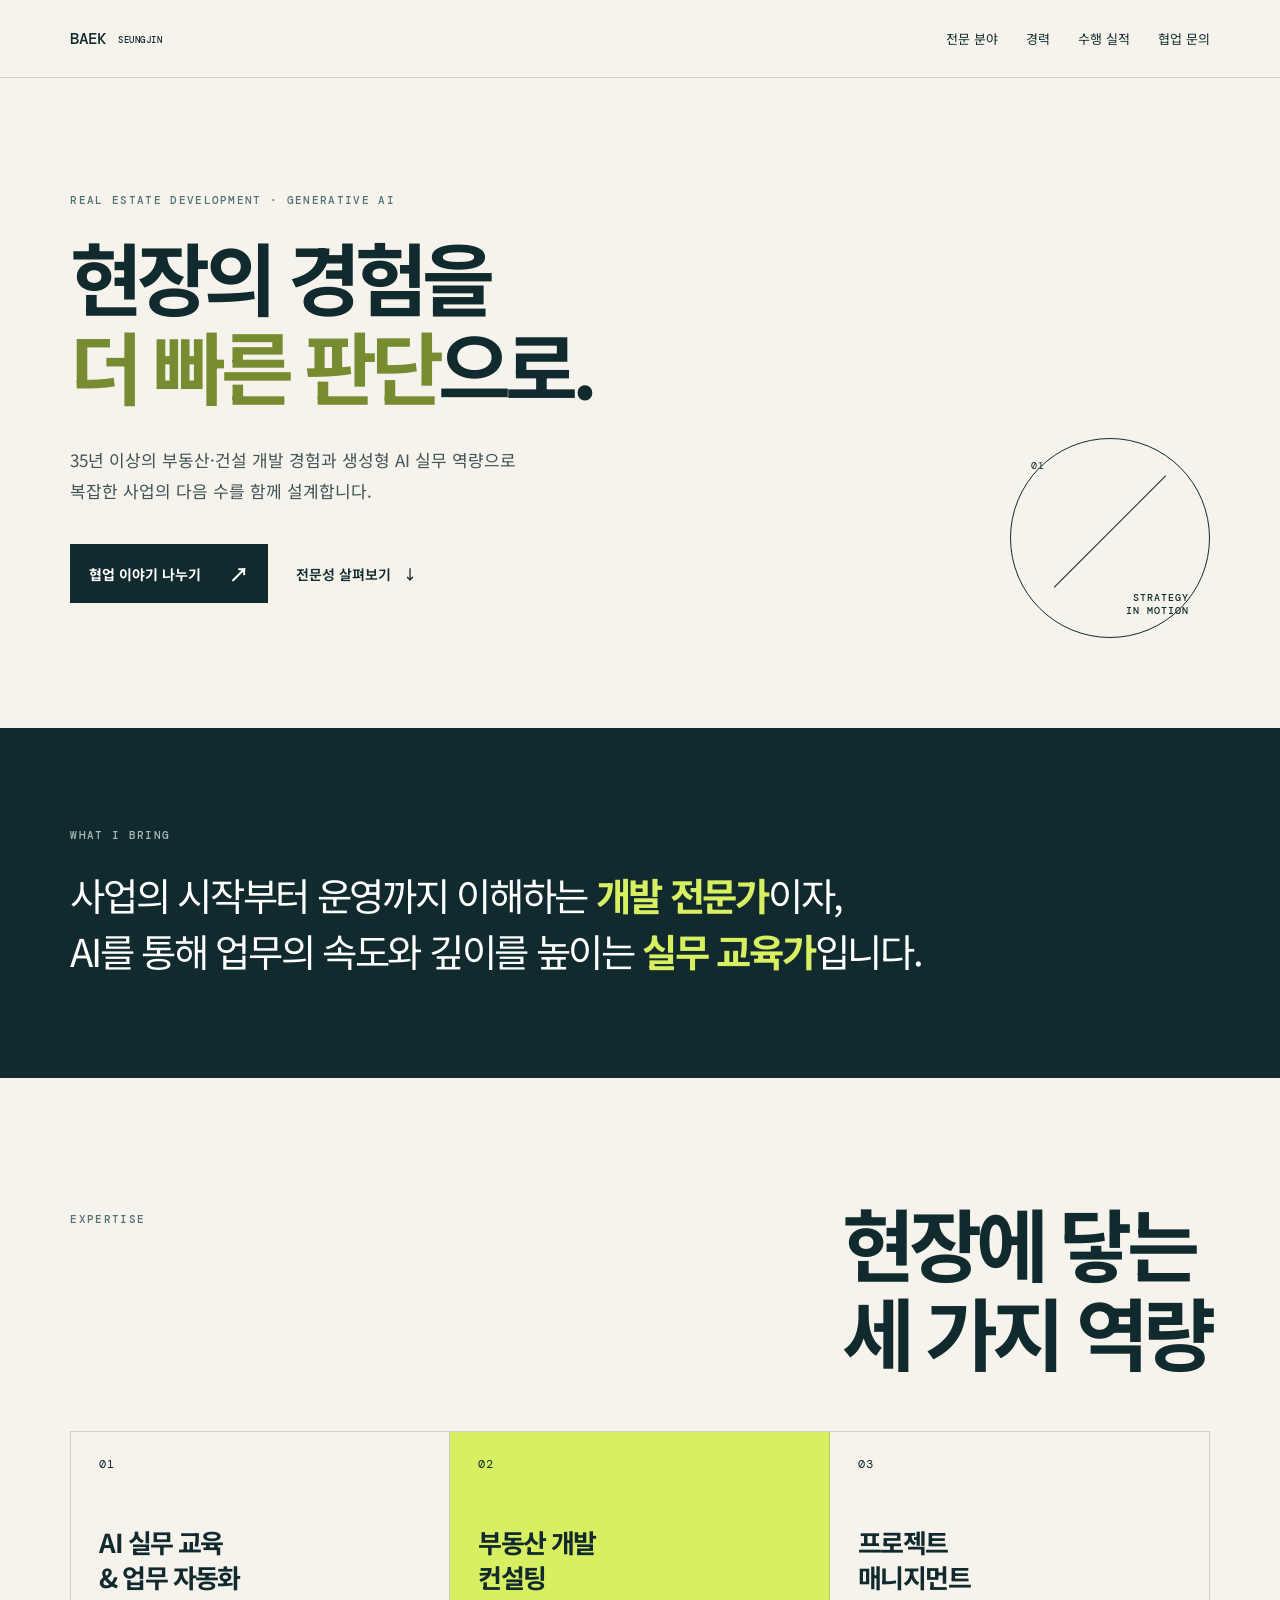
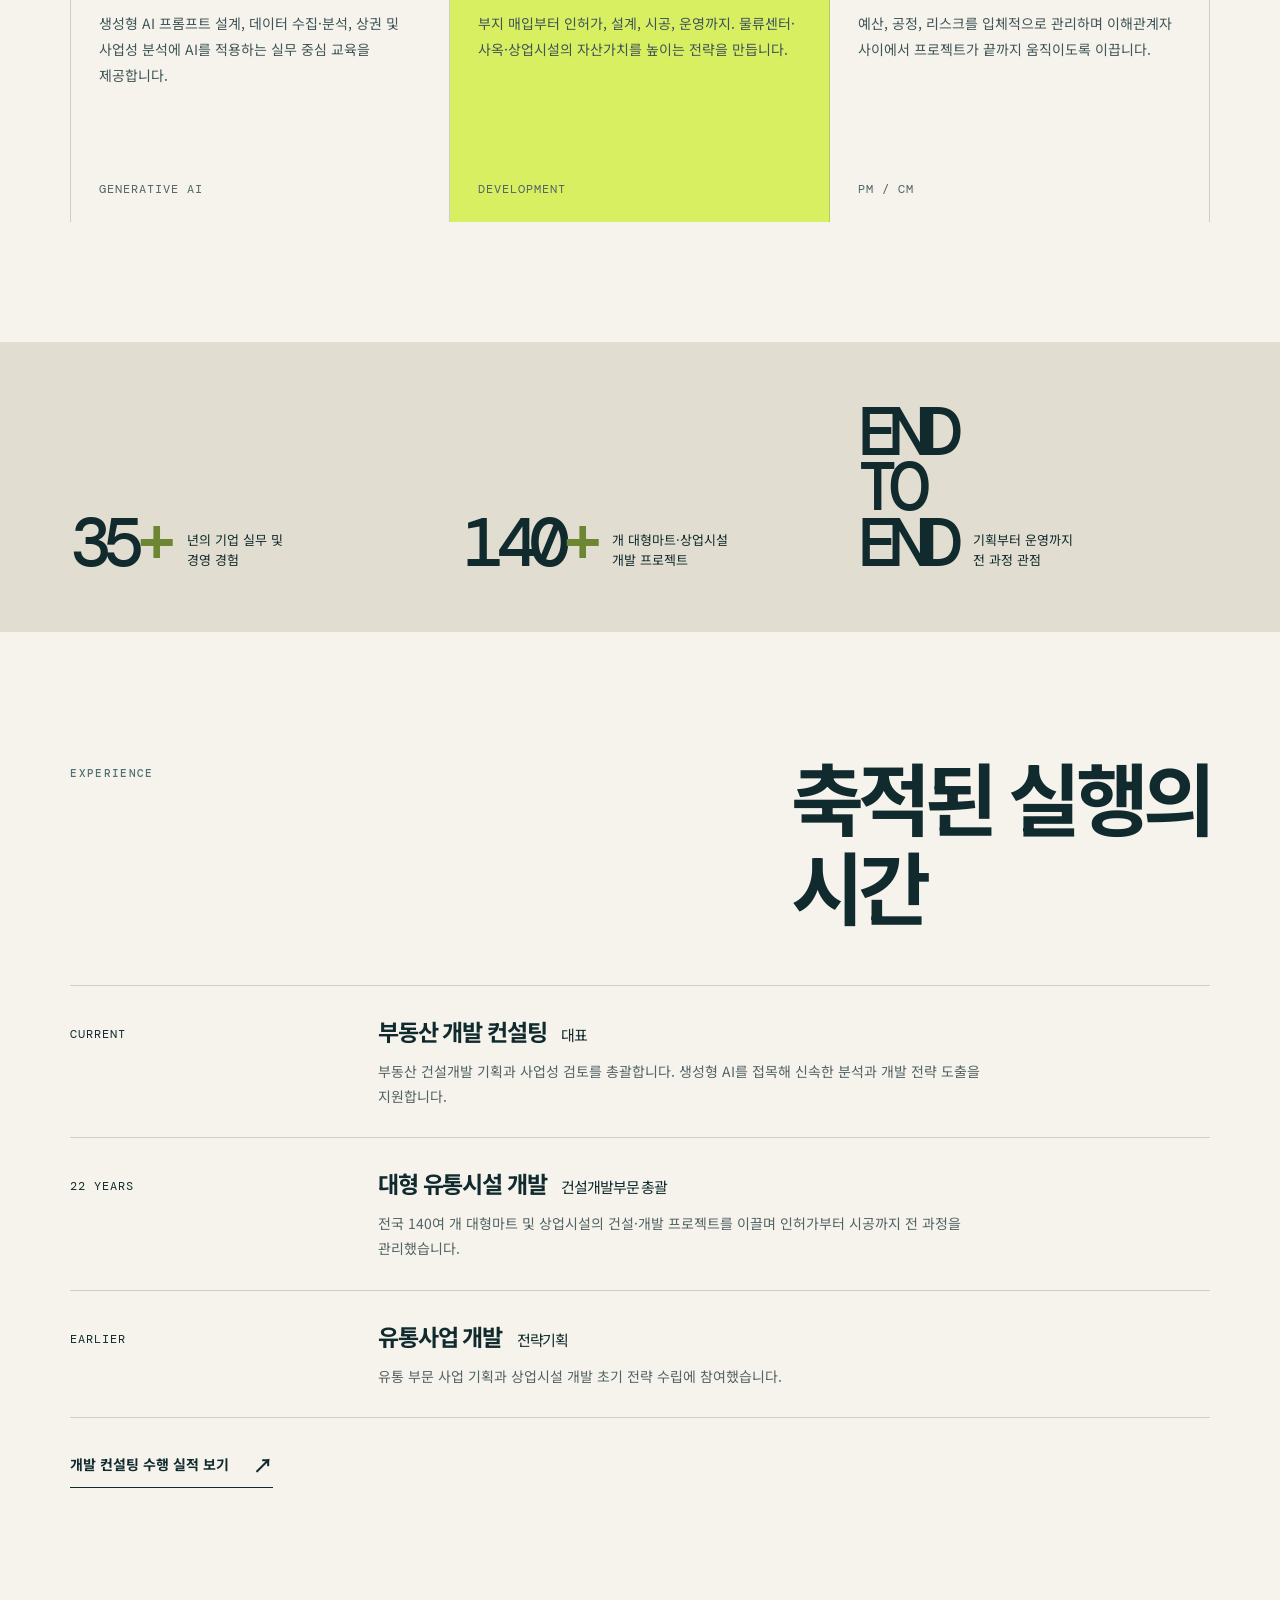
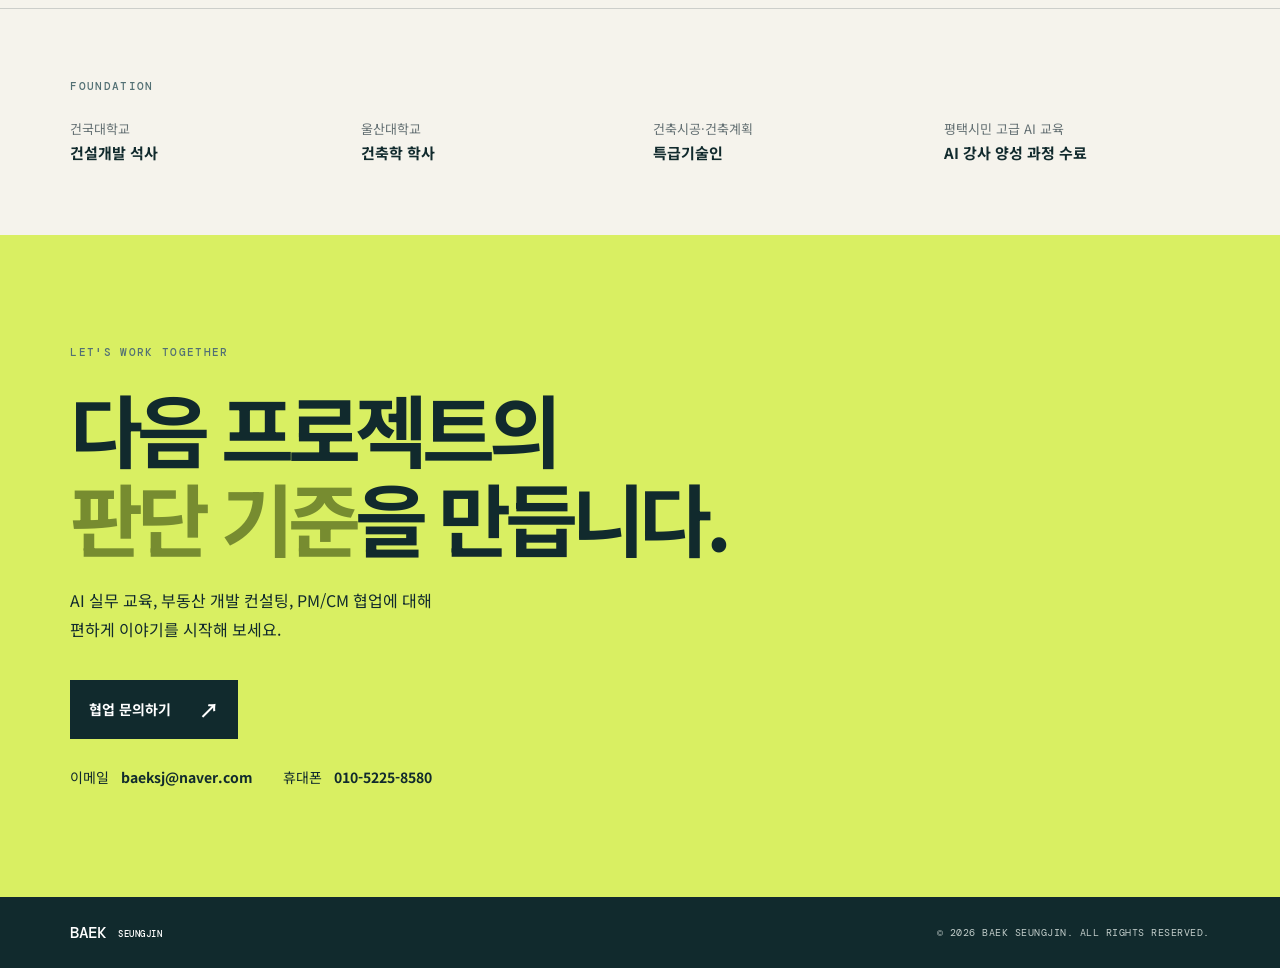
<file: index.html>
<!doctype html>
<html lang="ko">
<head>
  <meta charset="UTF-8" />
  <meta name="viewport" content="width=device-width, initial-scale=1.0" />
  <meta name="description" content="백승진 | 생성형 AI 실무 교육과 부동산 개발·건설 PM 컨설팅" />
  <title>백승진 | AI × 부동산 개발 전략</title>
  <link rel="preconnect" href="https://fonts.googleapis.com" />
  <link rel="preconnect" href="https://fonts.gstatic.com" crossorigin />
  <link href="https://fonts.googleapis.com/css2?family=DM+Mono:wght@400;500&family=Noto+Sans+KR:wght@400;500;600;700;800&display=swap" rel="stylesheet" />
  <link rel="stylesheet" href="styles.css" />
</head>
<body>
  <header class="nav">
    <a class="brand" href="#top" aria-label="첫 화면으로">BAEK <span>SEUNGJIN</span></a>
    <nav aria-label="주요 메뉴">
      <a href="#expertise">전문 분야</a>
      <a href="#experience">경력</a>
      <a href="projects.html">수행 실적</a>
      <a href="#contact">협업 문의</a>
    </nav>
  </header>

  <main id="top">
    <section class="hero">
      <p class="eyebrow">REAL ESTATE DEVELOPMENT · GENERATIVE AI</p>
      <h1>현장의 경험을<br /><em>더 빠른 판단</em>으로.</h1>
      <p class="intro">35년 이상의 부동산·건설 개발 경험과 생성형 AI 실무 역량으로<br class="desktop" /> 복잡한 사업의 다음 수를 함께 설계합니다.</p>
      <div class="hero-actions">
        <a class="button primary" href="#contact">협업 이야기 나누기 <span>↗</span></a>
        <a class="text-link" href="#expertise">전문성 살펴보기 <span>↓</span></a>
      </div>
      <div class="hero-mark" aria-hidden="true"><span>01</span><i></i><b>STRATEGY<br />IN MOTION</b></div>
    </section>

    <section class="statement">
      <p class="eyebrow">WHAT I BRING</p>
      <p class="statement-copy">사업의 시작부터 운영까지 이해하는 <strong>개발 전문가</strong>이자,<br /> AI를 통해 업무의 속도와 깊이를 높이는 <strong>실무 교육가</strong>입니다.</p>
    </section>

    <section class="expertise section" id="expertise">
      <div class="section-head">
        <p class="eyebrow">EXPERTISE</p>
        <h2>현장에 닿는<br />세 가지 역량</h2>
      </div>
      <div class="cards">
        <article class="card">
          <span class="index">01</span>
          <h3>AI 실무 교육<br />& 업무 자동화</h3>
          <p>생성형 AI 프롬프트 설계, 데이터 수집·분석, 상권 및 사업성 분석에 AI를 적용하는 실무 중심 교육을 제공합니다.</p>
          <span class="tag">GENERATIVE AI</span>
        </article>
        <article class="card featured">
          <span class="index">02</span>
          <h3>부동산 개발<br />컨설팅</h3>
          <p>부지 매입부터 인허가, 설계, 시공, 운영까지. 물류센터·사옥·상업시설의 자산가치를 높이는 전략을 만듭니다.</p>
          <span class="tag">DEVELOPMENT</span>
        </article>
        <article class="card">
          <span class="index">03</span>
          <h3>프로젝트<br />매니지먼트</h3>
          <p>예산, 공정, 리스크를 입체적으로 관리하며 이해관계자 사이에서 프로젝트가 끝까지 움직이도록 이끕니다.</p>
          <span class="tag">PM / CM</span>
        </article>
      </div>
    </section>

    <section class="numbers">
      <div><strong>35<span>+</span></strong><p>년의 기업 실무 및<br />경영 경험</p></div>
      <div><strong>140<span>+</span></strong><p>개 대형마트·상업시설<br />개발 프로젝트</p></div>
      <div><strong>END<br />TO<br />END</strong><p>기획부터 운영까지<br />전 과정 관점</p></div>
    </section>

    <section class="experience section" id="experience">
      <div class="section-head"><p class="eyebrow">EXPERIENCE</p><h2>축적된 실행의<br />시간</h2></div>
      <div class="timeline">
        <article><p class="period">CURRENT</p><div><h3>부동산 개발 컨설팅 <span>대표</span></h3><p>부동산 건설개발 기획과 사업성 검토를 총괄합니다. 생성형 AI를 접목해 신속한 분석과 개발 전략 도출을 지원합니다.</p></div></article>
        <article><p class="period">22 YEARS</p><div><h3>대형 유통시설 개발 <span>건설개발부문 총괄</span></h3><p>전국 140여 개 대형마트 및 상업시설의 건설·개발 프로젝트를 이끌며 인허가부터 시공까지 전 과정을 관리했습니다.</p></div></article>
        <article><p class="period">EARLIER</p><div><h3>유통사업 개발 <span>전략기획</span></h3><p>유통 부문 사업 기획과 상업시설 개발 초기 전략 수립에 참여했습니다.</p></div></article>
      </div>
      <a class="project-link" href="projects.html">개발 컨설팅 수행 실적 보기 <span aria-hidden="true">↗</span></a>
    </section>

    <section class="credentials">
      <p class="eyebrow">FOUNDATION</p>
      <div class="credential-grid"><p>건국대학교<br /><strong>건설개발 석사</strong></p><p>울산대학교<br /><strong>건축학 학사</strong></p><p>건축시공·건축계획<br /><strong>특급기술인</strong></p><p>평택시민 고급 AI 교육<br /><strong>AI 강사 양성 과정 수료</strong></p></div>
    </section>

    <section class="contact" id="contact">
      <p class="eyebrow">LET'S WORK TOGETHER</p>
      <h2>다음 프로젝트의<br /><em>판단 기준</em>을 만듭니다.</h2>
      <p>AI 실무 교육, 부동산 개발 컨설팅, PM/CM 협업에 대해<br class="desktop" /> 편하게 이야기를 시작해 보세요.</p>
      <a class="button light" href="mailto:baeksj@naver.com?subject=%EB%B0%B1%EC%8A%B9%EC%A7%84%20%ED%98%91%EC%97%85%20%EB%AC%B8%EC%9D%98">협업 문의하기 <span>↗</span></a>
      <div class="contact-details" aria-label="연락처">
        <a href="mailto:baeksj@naver.com">이메일 <strong>baeksj@naver.com</strong></a>
        <a href="tel:01052258580">휴대폰 <strong>010-5225-8580</strong></a>
      </div>
    </section>
  </main>
  <footer><a class="brand" href="#top">BAEK <span>SEUNGJIN</span></a><p>© 2026 BAEK SEUNGJIN. ALL RIGHTS RESERVED.</p></footer>
</body>
</html>
</file>
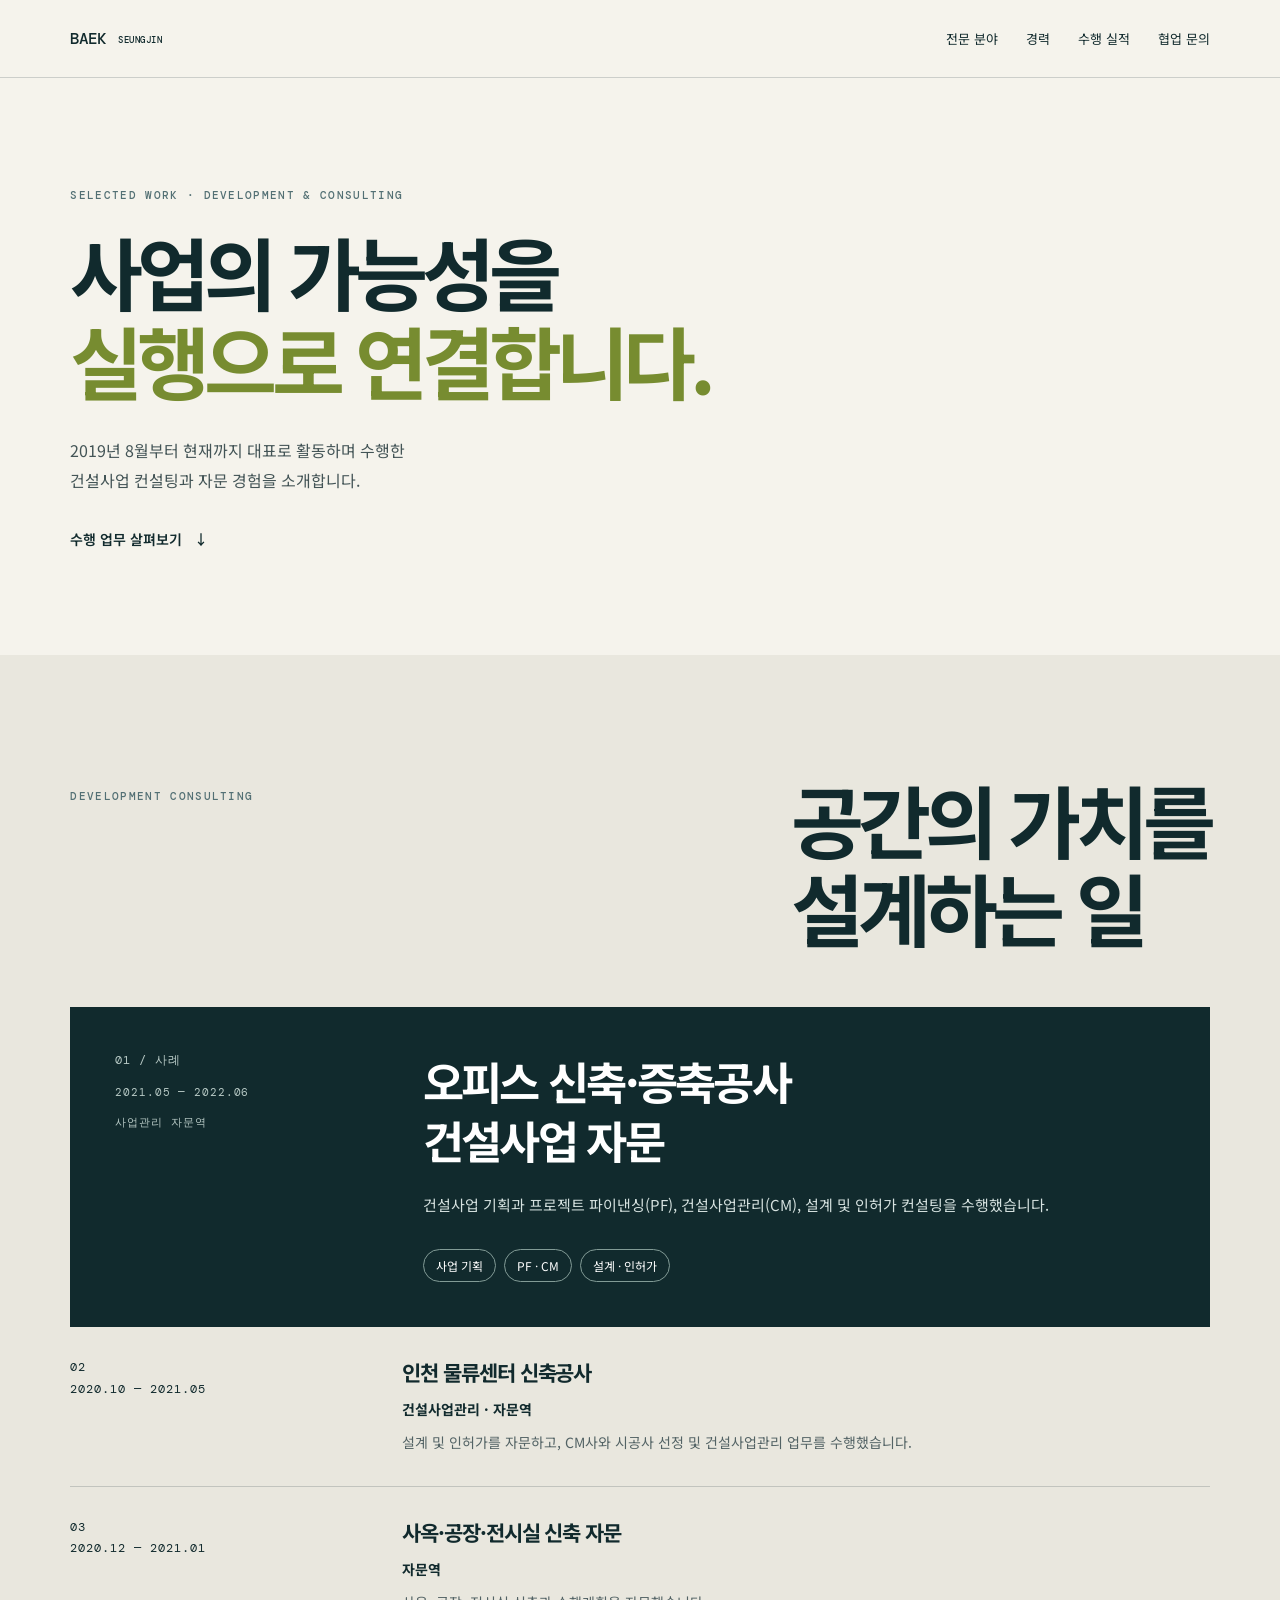
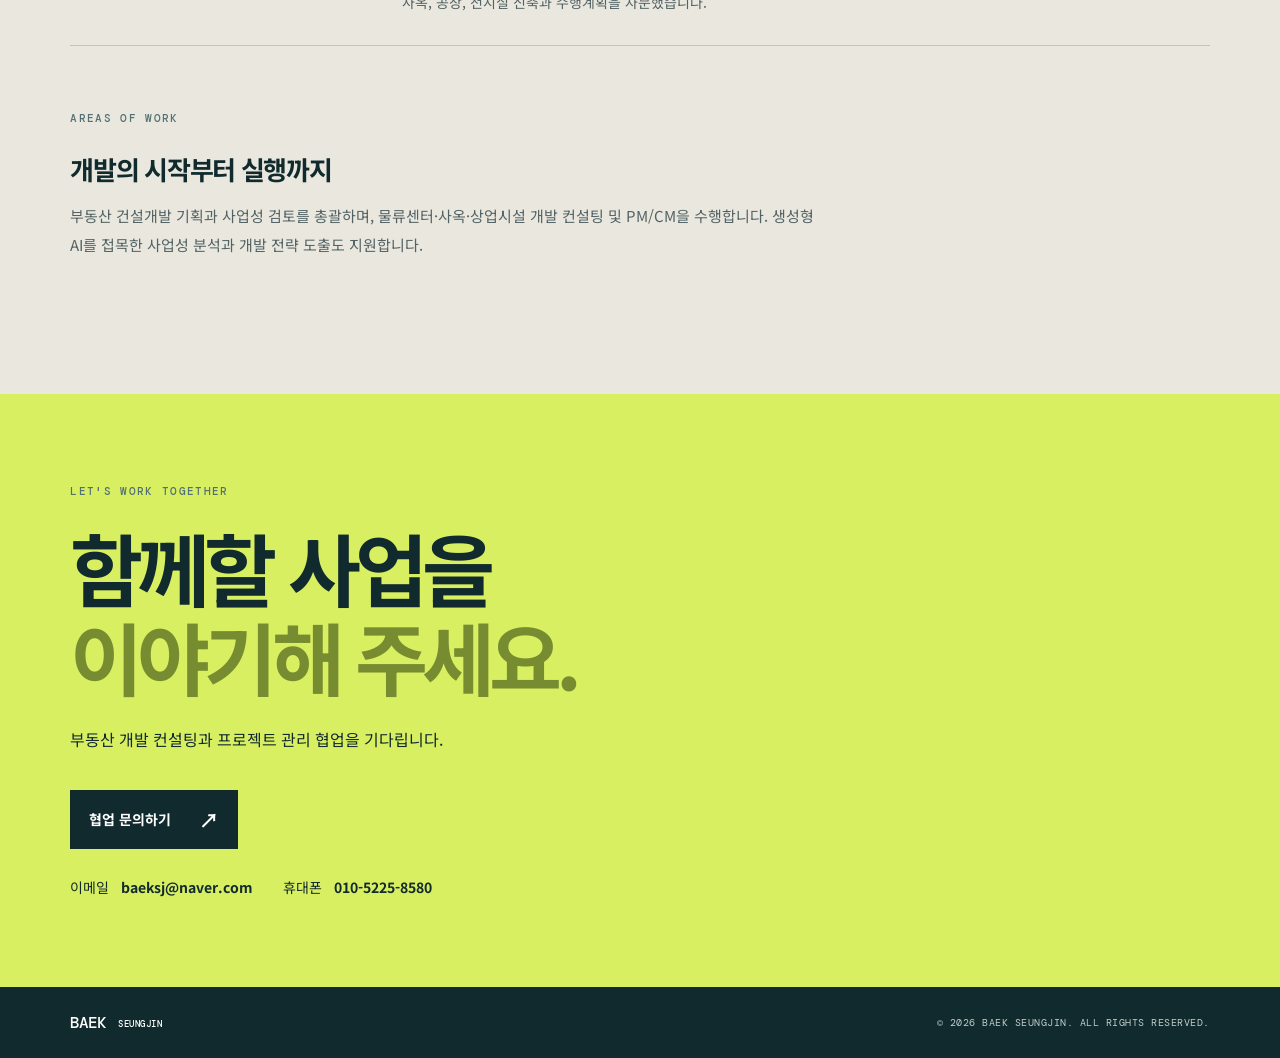
<file: projects.html>
<!doctype html>
<html lang="ko">
<head>
  <meta charset="UTF-8" />
  <meta name="viewport" content="width=device-width, initial-scale=1.0" />
  <meta name="description" content="백승진의 부동산 개발 컨설팅 및 프로젝트 관리 수행 업무" />
  <title>수행 실적 | 백승진</title>
  <link rel="preconnect" href="https://fonts.googleapis.com" />
  <link rel="preconnect" href="https://fonts.gstatic.com" crossorigin />
  <link href="https://fonts.googleapis.com/css2?family=DM+Mono:wght@400;500&family=Noto+Sans+KR:wght@400;500;600;700;800&display=swap" rel="stylesheet" />
  <link rel="stylesheet" href="styles.css" />
</head>
<body>
  <header class="nav">
    <a class="brand" href="index.html" aria-label="백승진 홈페이지">BAEK <span>SEUNGJIN</span></a>
    <nav aria-label="주요 메뉴">
      <a href="index.html#expertise">전문 분야</a>
      <a href="index.html#experience">경력</a>
      <a href="projects.html" aria-current="page">수행 실적</a>
      <a href="index.html#contact">협업 문의</a>
    </nav>
  </header>
  <main>
    <section class="projects-hero">
      <p class="eyebrow">SELECTED WORK · DEVELOPMENT &amp; CONSULTING</p>
      <h1>사업의 가능성을<br /><em>실행으로 연결합니다.</em></h1>
      <p>2019년 8월부터 현재까지 대표로 활동하며 수행한<br class="desktop" /> 건설사업 컨설팅과 자문 경험을 소개합니다.</p>
      <a class="text-link" href="#work">수행 업무 살펴보기 <span>↓</span></a>
    </section>
    <section class="projects-work section" id="work">
      <div class="section-head"><p class="eyebrow">DEVELOPMENT CONSULTING</p><h2>공간의 가치를<br />설계하는 일</h2></div>
      <article class="project-feature">
        <div class="project-feature-label"><span class="index">01 / 사례</span><span>2021.05 — 2022.06</span><span>사업관리 자문역</span></div>
        <div><h3>오피스 신축·증축공사<br />건설사업 자문</h3><p>건설사업 기획과 프로젝트 파이낸싱(PF), 건설사업관리(CM), 설계 및 인허가 컨설팅을 수행했습니다.</p><div class="project-tags"><span>사업 기획</span><span>PF · CM</span><span>설계 · 인허가</span></div></div>
      </article>
      <div class="work-list">
        <article><span class="index">02<br />2020.10 — 2021.05</span><div><h3>인천 물류센터 신축공사</h3><p class="work-role">건설사업관리 · 자문역</p><p>설계 및 인허가를 자문하고, CM사와 시공사 선정 및 건설사업관리 업무를 수행했습니다.</p></div></article>
        <article><span class="index">03<br />2020.12 — 2021.01</span><div><h3>사옥·공장·전시실 신축 자문</h3><p class="work-role">자문역</p><p>사옥, 공장, 전시실 신축과 수행계획을 자문했습니다.</p></div></article>
      </div>
      <div class="work-summary"><p class="eyebrow">AREAS OF WORK</p><h3>개발의 시작부터 실행까지</h3><p>부동산 건설개발 기획과 사업성 검토를 총괄하며, 물류센터·사옥·상업시설 개발 컨설팅 및 PM/CM을 수행합니다. 생성형 AI를 접목한 사업성 분석과 개발 전략 도출도 지원합니다.</p></div>
    </section>
    <section class="contact projects-contact">
      <p class="eyebrow">LET'S WORK TOGETHER</p>
      <h2>함께할 사업을<br /><em>이야기해 주세요.</em></h2>
      <p>부동산 개발 컨설팅과 프로젝트 관리 협업을 기다립니다.</p>
      <a class="button light" href="mailto:baeksj@naver.com?subject=%EB%B0%B1%EC%8A%B9%EC%A7%84%20%ED%98%91%EC%97%85%20%EB%AC%B8%EC%9D%98">협업 문의하기 <span>↗</span></a>
      <div class="contact-details" aria-label="연락처"><a href="mailto:baeksj@naver.com">이메일 <strong>baeksj@naver.com</strong></a><a href="tel:01052258580">휴대폰 <strong>010-5225-8580</strong></a></div>
    </section>
  </main>
  <footer><a class="brand" href="index.html">BAEK <span>SEUNGJIN</span></a><p>© 2026 BAEK SEUNGJIN. ALL RIGHTS RESERVED.</p></footer>
</body>
</html>
</file>
<file: styles.css>
:root{--ink:#112a2d;--paper:#f5f3ec;--acid:#d9ef62;--muted:#778180;--line:rgba(17,42,45,.18)}*{box-sizing:border-box}html{scroll-behavior:smooth}body{margin:0;background:var(--paper);color:var(--ink);font-family:'Noto Sans KR',sans-serif;word-break:keep-all}.nav{height:78px;padding:0 5.5vw;display:flex;align-items:center;justify-content:space-between;border-bottom:1px solid var(--line)}.brand{font:500 16px 'DM Mono',monospace;letter-spacing:-.08em;color:inherit;text-decoration:none}.brand span{font-size:9px;letter-spacing:.06em;vertical-align:middle;margin-left:4px}.nav nav{display:flex;gap:28px}.nav nav a{font-size:13px;color:var(--ink);text-decoration:none}.hero{min-height:650px;padding:9vw 5.5vw 6vw;position:relative;overflow:hidden}.eyebrow{font:500 11px 'DM Mono',monospace;letter-spacing:.12em;margin:0 0 25px;color:#537074}.hero h1,.section h2,.contact h2{font-size:clamp(44px,6.2vw,94px);letter-spacing:-.075em;line-height:1.12;margin:0;font-weight:700}.hero em,.contact em{font-style:normal;color:#778c30}.intro{font-size:17px;line-height:1.8;margin:35px 0;color:#435456}.hero-actions{display:flex;gap:28px;align-items:center;margin-top:38px}.button{display:inline-flex;gap:28px;align-items:center;padding:15px 19px;text-decoration:none;font-size:14px;font-weight:700}.button span{font-size:20px}.primary{background:var(--ink);color:white}.text-link{color:var(--ink);font-size:14px;text-decoration:none;font-weight:600}.text-link span{margin-left:8px}.hero-mark{position:absolute;right:5.5vw;bottom:7vw;width:200px;height:200px;border-radius:50%;border:1px solid var(--ink);display:flex;flex-direction:column;justify-content:space-between;padding:20px;font:10px 'DM Mono',monospace;letter-spacing:.1em}.hero-mark i{display:block;width:100%;border-top:1px solid var(--ink);transform:rotate(-45deg)}.hero-mark b{font-weight:500;text-align:right}.statement{background:var(--ink);color:white;padding:100px 5.5vw}.statement .eyebrow{color:#a7bab8}.statement-copy{font-size:clamp(23px,3vw,44px);line-height:1.45;letter-spacing:-.06em;margin:0}.statement strong{color:var(--acid)}.section{padding:120px 5.5vw}.section-head{display:flex;justify-content:space-between;align-items:flex-start;margin-bottom:55px}.section-head .eyebrow{padding-top:14px}.cards{display:grid;grid-template-columns:repeat(3,1fr);border-top:1px solid var(--line)}.card{min-height:390px;padding:24px 28px 25px;border-right:1px solid var(--line);display:flex;flex-direction:column}.card:first-child{border-left:1px solid var(--line)}.card.featured{background:var(--acid)}.index,.tag,.period{font:12px 'DM Mono',monospace;letter-spacing:.08em}.card h3{font-size:26px;line-height:1.35;letter-spacing:-.06em;margin:52px 0 17px}.card p{font-size:14px;line-height:1.85;color:#405557;margin:0}.tag{margin-top:auto;color:#516567}.numbers{background:#e1ddd0;padding:62px 5.5vw;display:grid;grid-template-columns:repeat(3,1fr);gap:40px}.numbers div{display:flex;align-items:flex-end;gap:18px}.numbers strong{font:500 clamp(44px,5.4vw,80px)/.8 'DM Mono',monospace;letter-spacing:-.12em}.numbers strong span{color:#6d8634}.numbers p{font-size:13px;line-height:1.55;margin:0}.timeline{border-top:1px solid var(--line)}.timeline article{display:grid;grid-template-columns:27% 1fr;padding:28px 0;border-bottom:1px solid var(--line)}.timeline h3{font-size:23px;letter-spacing:-.05em;margin:0 0 11px}.timeline h3 span{font-weight:400;font-size:15px;margin-left:10px}.timeline div p{font-size:14px;color:#536365;line-height:1.8;margin:0;max-width:620px}.credentials{padding:70px 5.5vw;border-top:1px solid var(--line)}.credential-grid{display:grid;grid-template-columns:repeat(4,1fr);gap:25px}.credential-grid p{font-size:13px;line-height:1.7;margin:0;color:#647073}.credential-grid strong{color:var(--ink);font-size:15px}.contact{background:var(--acid);padding:110px 5.5vw}.contact h2{margin-bottom:24px}.contact>p:not(.eyebrow){font-size:16px;line-height:1.8}.light{background:var(--ink);color:white;margin-top:20px}.contact small{display:block;font-size:11px;color:#657131;margin-top:22px}footer{padding:25px 5.5vw;display:flex;justify-content:space-between;align-items:center;background:var(--ink);color:white}footer p{font:10px 'DM Mono',monospace;letter-spacing:.05em;margin:0;color:#c2cdca}@media(max-width:700px){.nav{height:64px}.nav nav{gap:13px}.nav nav a{font-size:11px}.hero{min-height:590px;padding-top:18vw}.hero-mark{width:125px;height:125px;right:6vw;bottom:10vw;padding:13px;font-size:7px}.hero h1{position:relative;z-index:1}.desktop{display:none}.intro{font-size:14px;margin-top:26px}.hero-actions{gap:18px;flex-wrap:wrap}.statement,.section,.contact{padding-top:72px;padding-bottom:72px}.section-head{display:block;margin-bottom:35px}.section-head .eyebrow{padding:0}.cards{grid-template-columns:1fr}.card{min-height:290px;border-left:1px solid var(--line);border-bottom:0}.numbers{grid-template-columns:1fr;gap:32px;padding-top:45px;padding-bottom:45px}.numbers strong{font-size:58px}.timeline article{grid-template-columns:1fr;gap:14px}.timeline h3{font-size:20px}.credential-grid{grid-template-columns:1fr 1fr;gap:27px 15px}.contact h2{font-size:45px}footer{align-items:flex-start;gap:18px;flex-direction:column}}
.contact-details{display:flex;flex-wrap:wrap;gap:12px 30px;margin-top:28px}.contact-details a{color:var(--ink);font-size:14px;text-decoration:none}.contact-details strong{margin-left:8px}.contact-details a:hover,.contact-details a:focus-visible{text-decoration:underline}
.project-link{display:inline-flex;align-items:center;gap:24px;margin-top:32px;color:var(--ink);font-size:14px;font-weight:700;text-decoration:none;border-bottom:1px solid var(--ink);padding-bottom:8px}.project-link span{font-size:20px}.projects-hero{padding:110px 5.5vw 105px}.projects-hero h1{font-size:clamp(44px,6.2vw,94px);letter-spacing:-.075em;line-height:1.12;margin:0;font-weight:700}.projects-hero h1 em{font-style:normal;color:#778c30}.projects-hero>p:not(.eyebrow){font-size:16px;line-height:1.9;color:#435456;margin:30px 0}.projects-work{background:#e9e7de}.project-feature{display:grid;grid-template-columns:27% 1fr;gap:24px;padding:45px;background:var(--ink);color:white}.project-feature-label{display:flex;flex-direction:column;gap:16px;color:#b6c8c4;font:11px 'DM Mono',monospace;letter-spacing:.08em}.project-feature h3{font-size:clamp(28px,3.5vw,48px);letter-spacing:-.06em;line-height:1.3;margin:0 0 22px}.project-feature p{max-width:650px;color:#d5e1df;font-size:15px;line-height:1.9}.project-tags{display:flex;flex-wrap:wrap;gap:8px;margin-top:30px}.project-tags span{border:1px solid #829b96;border-radius:30px;padding:7px 12px;font-size:12px}.work-list article{display:grid;grid-template-columns:27% 1fr;gap:24px;padding:30px 0;border-bottom:1px solid var(--line)}.work-list h3{font-size:21px;letter-spacing:-.05em;margin:0 0 10px}.work-list p{font-size:14px;line-height:1.8;color:#536365;margin:0}.projects-contact{padding-top:90px;padding-bottom:90px}@media(max-width:700px){.nav nav{gap:10px}.nav nav a{font-size:10px}.projects-hero{padding-top:85px;padding-bottom:75px}.projects-hero>p:not(.eyebrow){font-size:14px}.project-feature{grid-template-columns:1fr;padding:28px;gap:34px}.project-feature-label{flex-direction:row;justify-content:space-between}.work-list article{grid-template-columns:1fr;gap:13px}.work-list h3{font-size:19px}}
.work-role{font-weight:700;color:var(--ink)!important;margin-bottom:8px!important}.work-list .index{line-height:1.8}.work-summary{padding-top:65px;max-width:760px}.work-summary h3{font-size:26px;letter-spacing:-.05em;margin:0 0 15px}.work-summary>p:not(.eyebrow){font-size:15px;line-height:1.9;color:#536365}
</file>
